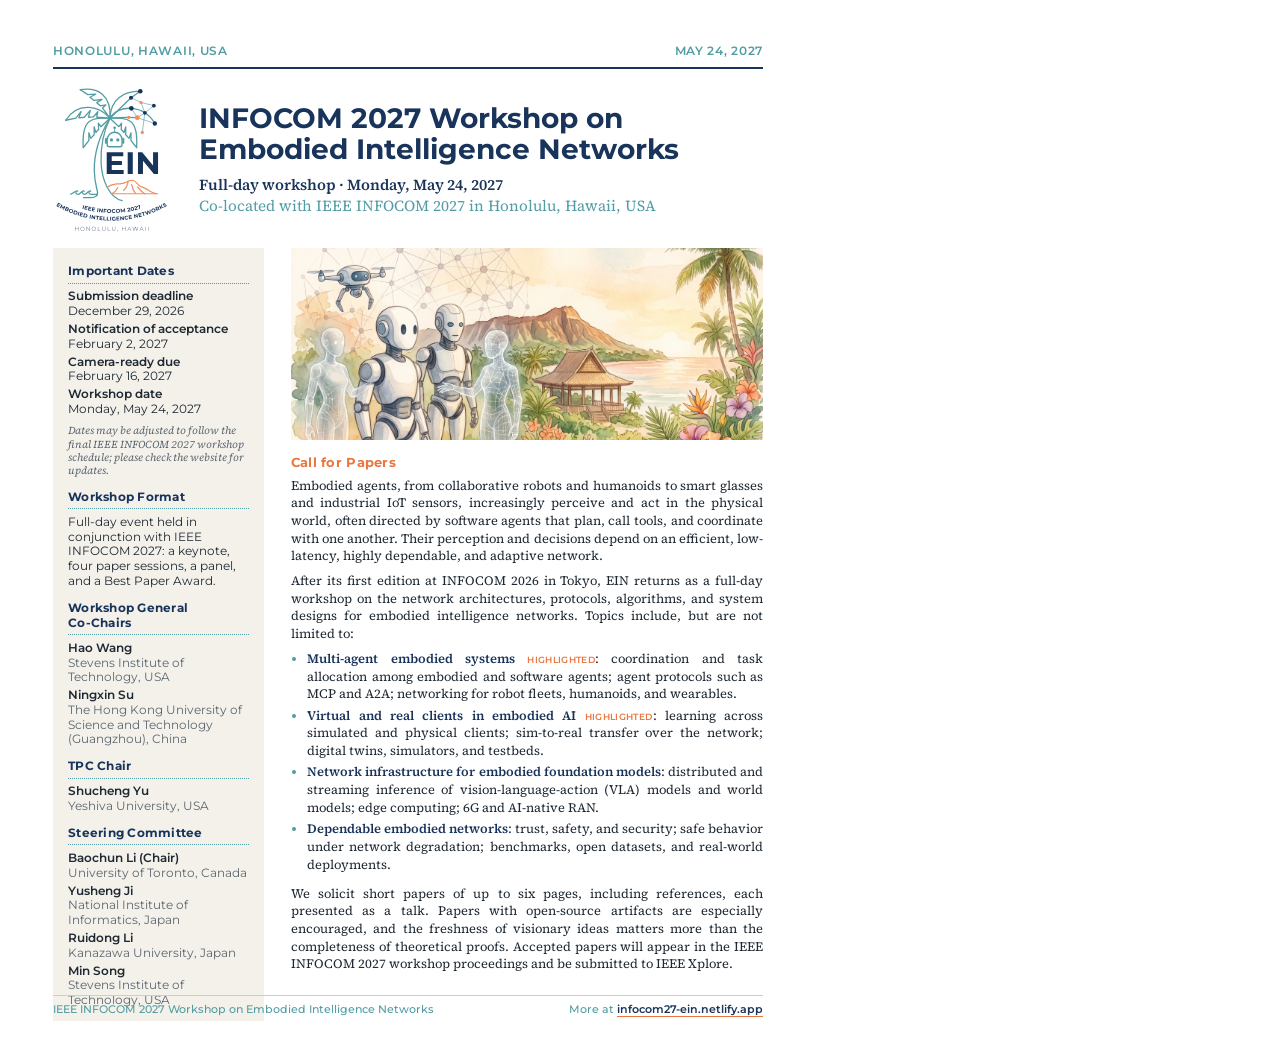
<file: scripts/flyer/ein27-flyer.html>
<!doctype html>
<!--
    Source of the EIN 2027 "At a Glance" flyer (assets/images/ein27-flyer.pdf).
    Rebuild the PDF with: python3 scripts/generate-flyer.py
    Keep the dates, committee, and call for papers in sync with the website.
-->
<html lang="en">
    <head>
        <meta charset="utf-8" />
        <title>EIN 2027 At a Glance</title>
        <link
            rel="stylesheet"
            href="https://fonts.googleapis.com/css2?family=Montserrat:wght@500;600;700&family=Source+Serif+4:ital,opsz,wght@0,8..60,400;0,8..60,600;1,8..60,400&display=block"
        />
        <style>
            @page {
                size: letter;
                margin: 0;
            }

            :root {
                --navy: #19345b;
                --teal: #529da3;
                --orange: #e9773f;
                --panel: #f3f1ea;
                --ink: #1f2933;
                --muted: #5b6670;
            }

            * {
                box-sizing: border-box;
            }

            html,
            body {
                margin: 0;
                -webkit-print-color-adjust: exact;
                print-color-adjust: exact;
            }

            .page {
                width: 8.5in;
                height: 11in;
                padding: 0.45in 0.55in 0.4in;
                display: flex;
                flex-direction: column;
                font-family: "Source Serif 4", Georgia, serif;
                font-size: 9.6pt;
                line-height: 1.38;
                color: var(--ink);
            }

            /* Running header */
            .running {
                display: flex;
                justify-content: space-between;
                font-family: Montserrat, sans-serif;
                font-weight: 600;
                font-size: 9pt;
                letter-spacing: 0.06em;
                text-transform: uppercase;
                color: var(--teal);
                padding-bottom: 0.08in;
                border-bottom: 1.5pt solid var(--navy);
            }

            /* Logo and title */
            .masthead {
                display: flex;
                align-items: center;
                gap: 0.3in;
                padding: 0.16in 0 0.14in;
            }

            .masthead img {
                width: 1.22in;
                flex: none;
            }

            .masthead h1 {
                margin: 0;
                font-family: Montserrat, sans-serif;
                font-weight: 700;
                font-size: 21pt;
                line-height: 1.12;
                color: var(--navy);
            }

            .masthead .tagline {
                margin: 0.1in 0 0;
                font-size: 11.5pt;
                line-height: 1.35;
                color: var(--teal);
            }

            .masthead .tagline strong {
                color: var(--navy);
                font-weight: 600;
            }

            /* Two columns */
            .columns {
                flex: 1;
                display: grid;
                grid-template-columns: 2.2in 1fr;
                gap: 0.28in;
                min-height: 0;
            }

            .sidebar {
                background: var(--panel);
                padding: 0.16in 0.16in 0.1in;
                font-family: "Avenir Next", "Montserrat", sans-serif;
                font-size: 8.8pt;
                line-height: 1.25;
            }

            h2 {
                margin: 0 0 0.06in;
                padding-bottom: 0.04in;
                font-family: Montserrat, sans-serif;
                font-weight: 700;
                font-size: 9.2pt;
                letter-spacing: 0.02em;
                color: var(--navy);
                border-bottom: 1.2pt dotted var(--teal);
            }

            .sidebar section + section {
                margin-top: 0.12in;
            }

            .sidebar dl,
            .sidebar ul {
                margin: 0;
                padding: 0;
                list-style: none;
            }

            .sidebar dt,
            .sidebar .name {
                font-weight: 600;
                color: var(--ink);
            }

            .sidebar dd {
                margin: 0 0 0.035in;
            }

            .sidebar li {
                margin-bottom: 0.035in;
            }

            .sidebar .affiliation {
                display: block;
                color: var(--muted);
            }

            .nowrap {
                white-space: nowrap;
            }

            .sidebar p {
                margin: 0;
            }

            .sidebar .note {
                margin-top: 0.08in;
                font-family: "Source Serif 4", Georgia, serif;
                font-style: italic;
                font-size: 8pt;
                color: var(--muted);
            }

            .main {
                display: flex;
                flex-direction: column;
                min-height: 0;
            }

            .banner {
                display: block;
                width: 100%;
                height: 2in;
                object-fit: cover;
                object-position: 50% 45%;
                margin-bottom: 0.14in;
            }

            .main h2 {
                font-size: 10pt;
                color: var(--orange);
                border: 0;
                padding: 0;
                margin-bottom: 0.05in;
            }

            .main p {
                margin: 0 0 0.075in;
                text-align: justify;
                hyphens: auto;
            }

            .main ul {
                margin: 0 0 0.08in;
                padding-left: 0.17in;
            }

            .main li {
                margin-bottom: 0.04in;
                text-align: justify;
                hyphens: auto;
            }

            .main li::marker {
                color: var(--teal);
            }

            .main strong {
                font-weight: 600;
                color: var(--navy);
            }

            .main .tag {
                font-family: Montserrat, sans-serif;
                font-size: 6.6pt;
                font-weight: 600;
                letter-spacing: 0.04em;
                text-transform: uppercase;
                color: var(--orange);
                white-space: nowrap;
            }

            .url {
                font-family: Montserrat, sans-serif;
                font-weight: 600;
                color: var(--navy);
                text-decoration: none;
                border-bottom: 1pt solid var(--orange);
            }

            footer {
                display: flex;
                justify-content: space-between;
                margin-top: 0.14in;
                padding-top: 0.07in;
                border-top: 0.75pt solid #c9ced3;
                font-family: Montserrat, sans-serif;
                font-weight: 500;
                font-size: 8pt;
                color: var(--teal);
            }
        </style>
    </head>
    <body>
        <div class="page">
            <div class="running">
                <span>Honolulu, Hawaii, USA</span>
                <span>May 24, 2027</span>
            </div>

            <header class="masthead">
                <img src="../../assets/images/ein27-logo.svg" alt="EIN 2027 logo" />
                <div>
                    <h1>INFOCOM 2027 Workshop on Embodied Intelligence Networks</h1>
                    <p class="tagline">
                        <strong>Full-day workshop · Monday, May 24, 2027</strong><br />
                        Co-located with IEEE INFOCOM 2027 in Honolulu, Hawaii, USA
                    </p>
                </div>
            </header>

            <div class="columns">
                <aside class="sidebar">
                    <section>
                        <h2>Important Dates</h2>
                        <dl>
                            <dt>Submission deadline</dt>
                            <dd>December 29, 2026</dd>
                            <dt>Notification of acceptance</dt>
                            <dd>February 2, 2027</dd>
                            <dt>Camera-ready due</dt>
                            <dd>February 16, 2027</dd>
                            <dt>Workshop date</dt>
                            <dd>Monday, May 24, 2027</dd>
                        </dl>
                        <p class="note">
                            Dates may be adjusted to follow the final IEEE INFOCOM 2027 workshop
                            schedule; please check the website for updates.
                        </p>
                    </section>

                    <section>
                        <h2>Workshop Format</h2>
                        <p>
                            Full-day event held in conjunction with IEEE INFOCOM 2027: a keynote,
                            four paper sessions, a panel, and a Best Paper Award.
                        </p>
                    </section>

                    <section>
                        <h2>Workshop General <span class="nowrap">Co-Chairs</span></h2>
                        <ul>
                            <li>
                                <span class="name">Hao Wang</span>
                                <span class="affiliation">Stevens Institute of Technology, USA</span>
                            </li>
                            <li>
                                <span class="name">Ningxin Su</span>
                                <span class="affiliation"
                                    >The Hong Kong University of Science and Technology
                                    (Guangzhou), China</span
                                >
                            </li>
                        </ul>
                    </section>

                    <section>
                        <h2>TPC Chair</h2>
                        <ul>
                            <li>
                                <span class="name">Shucheng Yu</span>
                                <span class="affiliation">Yeshiva University, USA</span>
                            </li>
                        </ul>
                    </section>

                    <section>
                        <h2>Steering Committee</h2>
                        <ul>
                            <li>
                                <span class="name">Baochun Li (Chair)</span>
                                <span class="affiliation">University of Toronto, Canada</span>
                            </li>
                            <li>
                                <span class="name">Yusheng Ji</span>
                                <span class="affiliation"
                                    >National Institute of Informatics, Japan</span
                                >
                            </li>
                            <li>
                                <span class="name">Ruidong Li</span>
                                <span class="affiliation">Kanazawa University, Japan</span>
                            </li>
                            <li>
                                <span class="name">Min Song</span>
                                <span class="affiliation">Stevens Institute of Technology, USA</span>
                            </li>
                        </ul>
                    </section>
                </aside>

                <main class="main">
                    <img
                        class="banner"
                        src="../../assets/images/ein27-hawaii.jpg"
                        alt="Watercolor illustration of robots and digital humans in front of Diamond Head, Honolulu"
                    />

                    <h2>Call for Papers</h2>
                    <p>
                        Embodied agents, from collaborative robots and humanoids to smart glasses
                        and industrial IoT sensors, increasingly perceive and act in the physical
                        world, often directed by software agents that plan, call tools, and
                        coordinate with one another. Their perception and decisions depend on an
                        efficient, low-latency, highly dependable, and adaptive network.
                    </p>
                    <p>
                        After its first edition at INFOCOM 2026 in Tokyo, EIN returns as a full-day
                        workshop on the network architectures, protocols, algorithms, and system
                        designs for embodied intelligence networks. Topics include, but are not
                        limited to:
                    </p>
                    <ul>
                        <li>
                            <strong>Multi-agent embodied systems</strong>
                            <span class="tag">Highlighted</span>: coordination and task allocation
                            among embodied and software agents; agent protocols such as MCP and A2A;
                            networking for robot fleets, humanoids, and wearables.
                        </li>
                        <li>
                            <strong>Virtual and real clients in embodied AI</strong>
                            <span class="tag">Highlighted</span>: learning across simulated and
                            physical clients; sim-to-real transfer over the network; digital twins,
                            simulators, and testbeds.
                        </li>
                        <li>
                            <strong>Network infrastructure for embodied foundation models</strong>:
                            distributed and streaming inference of vision-language-action (VLA)
                            models and world models; edge computing; 6G and AI-native RAN.
                        </li>
                        <li>
                            <strong>Dependable embodied networks</strong>: trust, safety, and
                            security; safe behavior under network degradation; benchmarks, open
                            datasets, and real-world deployments.
                        </li>
                    </ul>
                    <p>
                        We solicit short papers of up to six pages, including references, each
                        presented as a talk. Papers with open-source
                        artifacts are especially encouraged, and the freshness of visionary ideas
                        matters more than the completeness of theoretical proofs. Accepted papers
                        will appear in the IEEE INFOCOM 2027 workshop proceedings and be submitted
                        to IEEE Xplore.
                    </p>
                </main>
            </div>

            <footer>
                <span>IEEE INFOCOM 2027 Workshop on Embodied Intelligence Networks</span>
                <span
                    >More at
                    <a class="url" href="https://infocom27-ein.netlify.app/"
                        >infocom27-ein.netlify.app</a
                    ></span
                >
            </footer>
        </div>
    </body>
</html>
</file>
